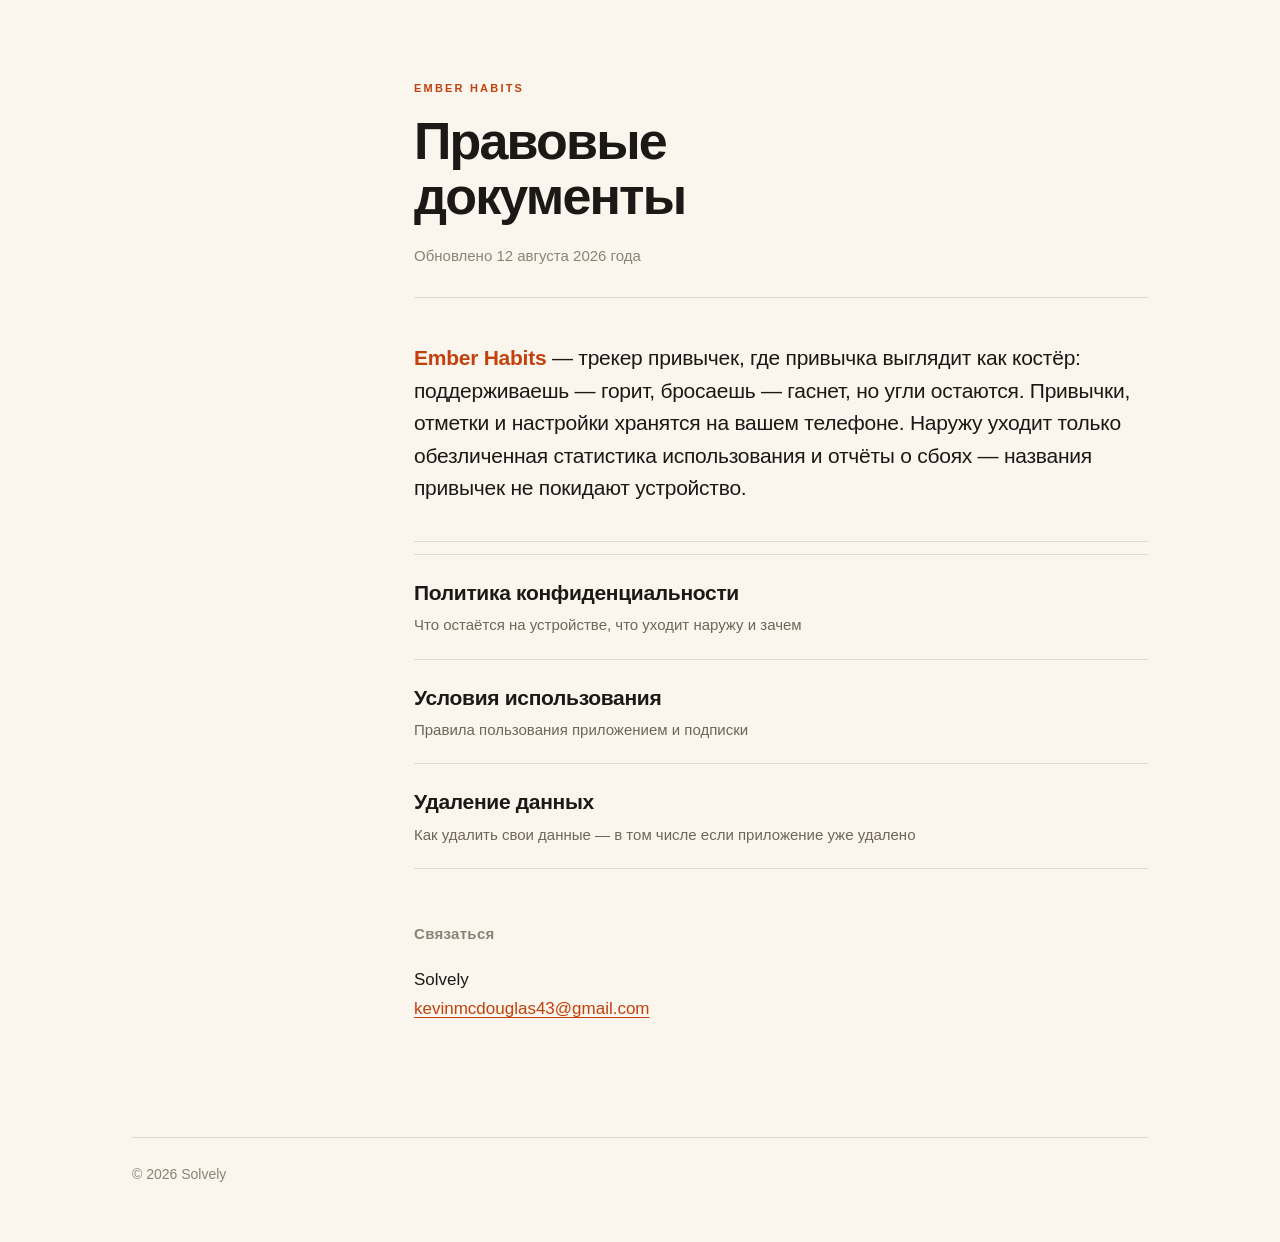
<file: index.html>
<!doctype html>
<html lang="ru">
<head>
<meta charset="utf-8">
<meta name="viewport" content="width=device-width, initial-scale=1">
<title>Правовые документы — Ember Habits</title>
<meta name="description" content="Политика конфиденциальности, условия использования и удаление данных приложения Ember Habits.">
<link rel="stylesheet" href="style.css">
</head>
<body>
<div class="wrap">
  <nav class="toc"></nav>

  <main>
    <header>
      <p class="kicker">Ember Habits</p>
      <h1>Правовые документы</h1>
      <p class="meta">Обновлено 12 августа 2026 года</p>
    </header>

    <section class="lead">
      <p><strong>Ember Habits</strong> — трекер привычек, где привычка выглядит как костёр: поддерживаешь — горит, бросаешь — гаснет, но угли остаются. Привычки, отметки и настройки хранятся на вашем телефоне. Наружу уходит только обезличенная статистика использования и отчёты о сбоях — названия привычек не покидают устройство.</p>
    </section>

    <ul class="docs">
      <li>
        <a href="privacy.html">
          <div class="name">Политика конфиденциальности</div>
          <div class="about">Что остаётся на устройстве, что уходит наружу и зачем</div>
        </a>
      </li>
      <li>
        <a href="terms.html">
          <div class="name">Условия использования</div>
          <div class="about">Правила пользования приложением и подписки</div>
        </a>
      </li>
      <li>
        <a href="delete.html">
          <div class="name">Удаление данных</div>
          <div class="about">Как удалить свои данные — в том числе если приложение уже удалено</div>
        </a>
      </li>
    </ul>

    <h2>Связаться</h2>
    <p>Solvely<br>
    <a href="mailto:kevinmcdouglas43@gmail.com">kevinmcdouglas43@gmail.com</a></p>
  </main>
</div>

<footer>
  <div class="inner">
    <span>© 2026 Solvely</span>
  </div>
</footer>
</body>
</html>
</file>
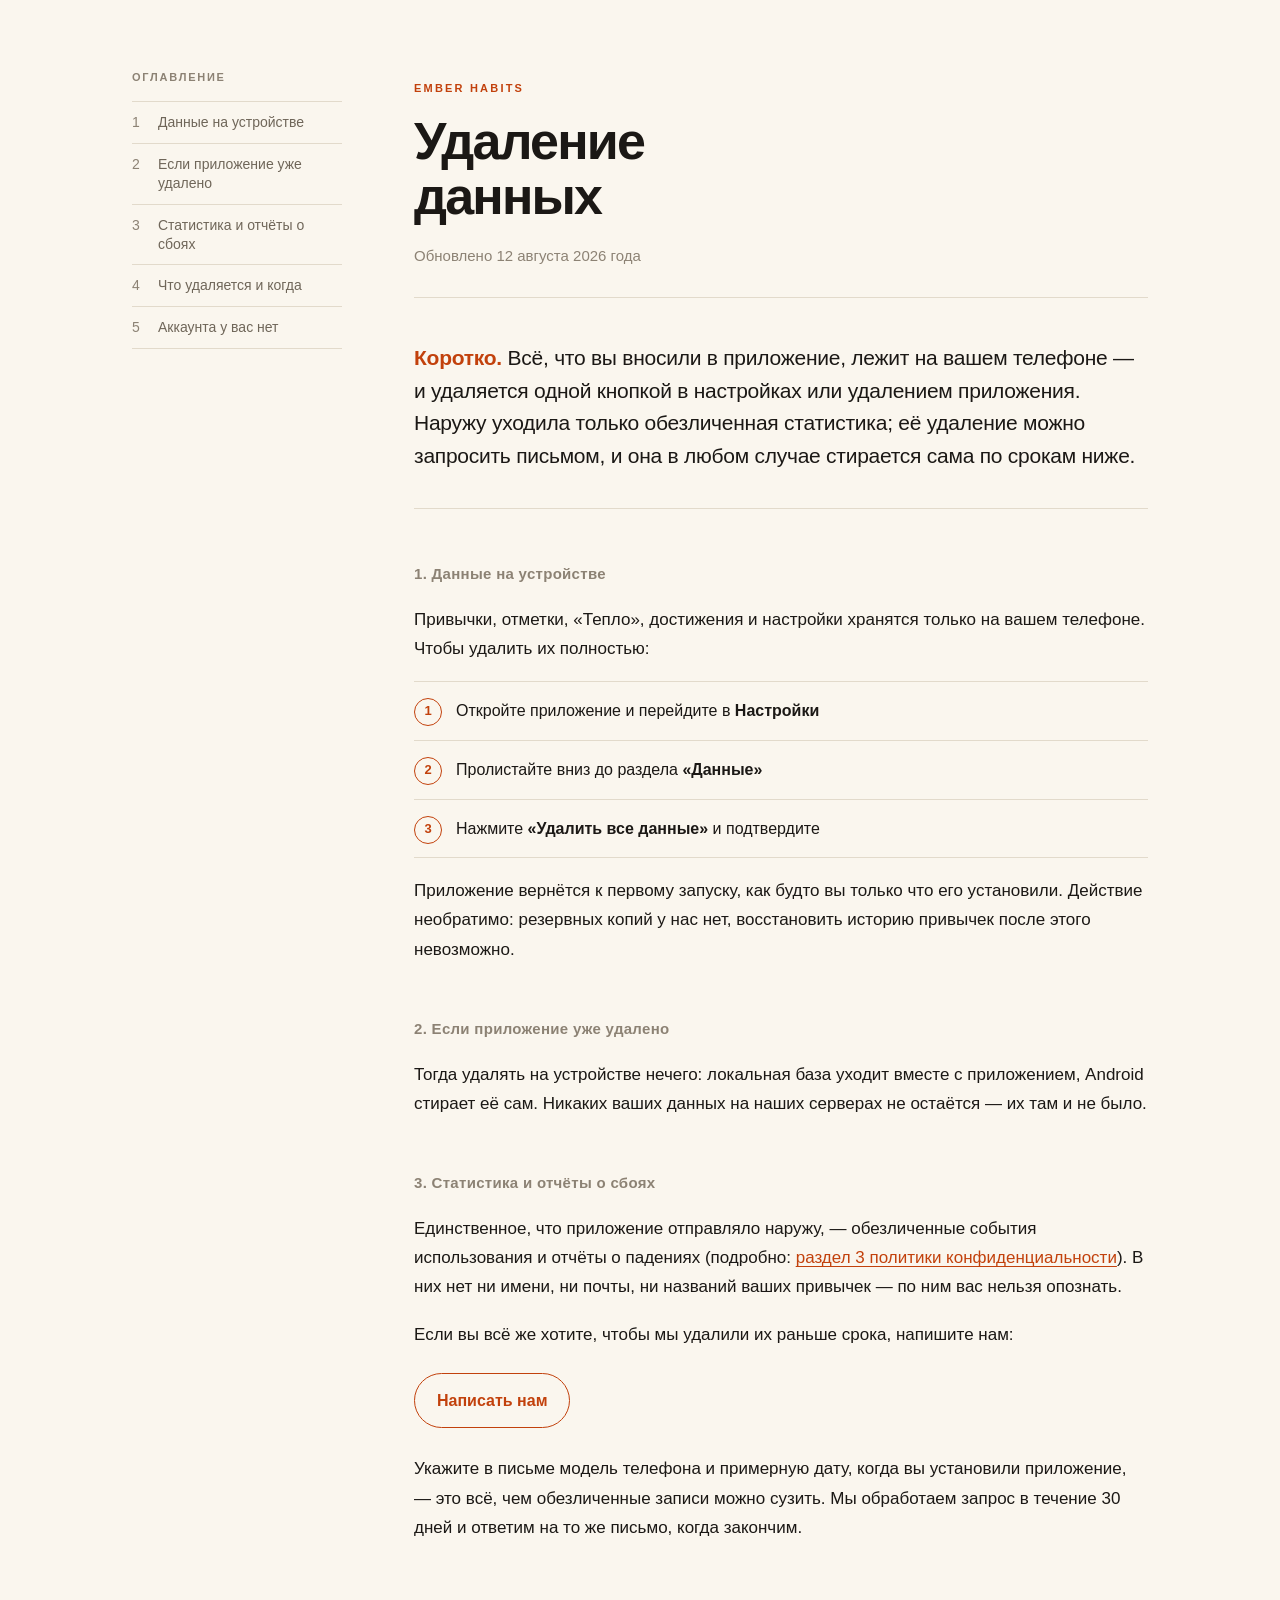
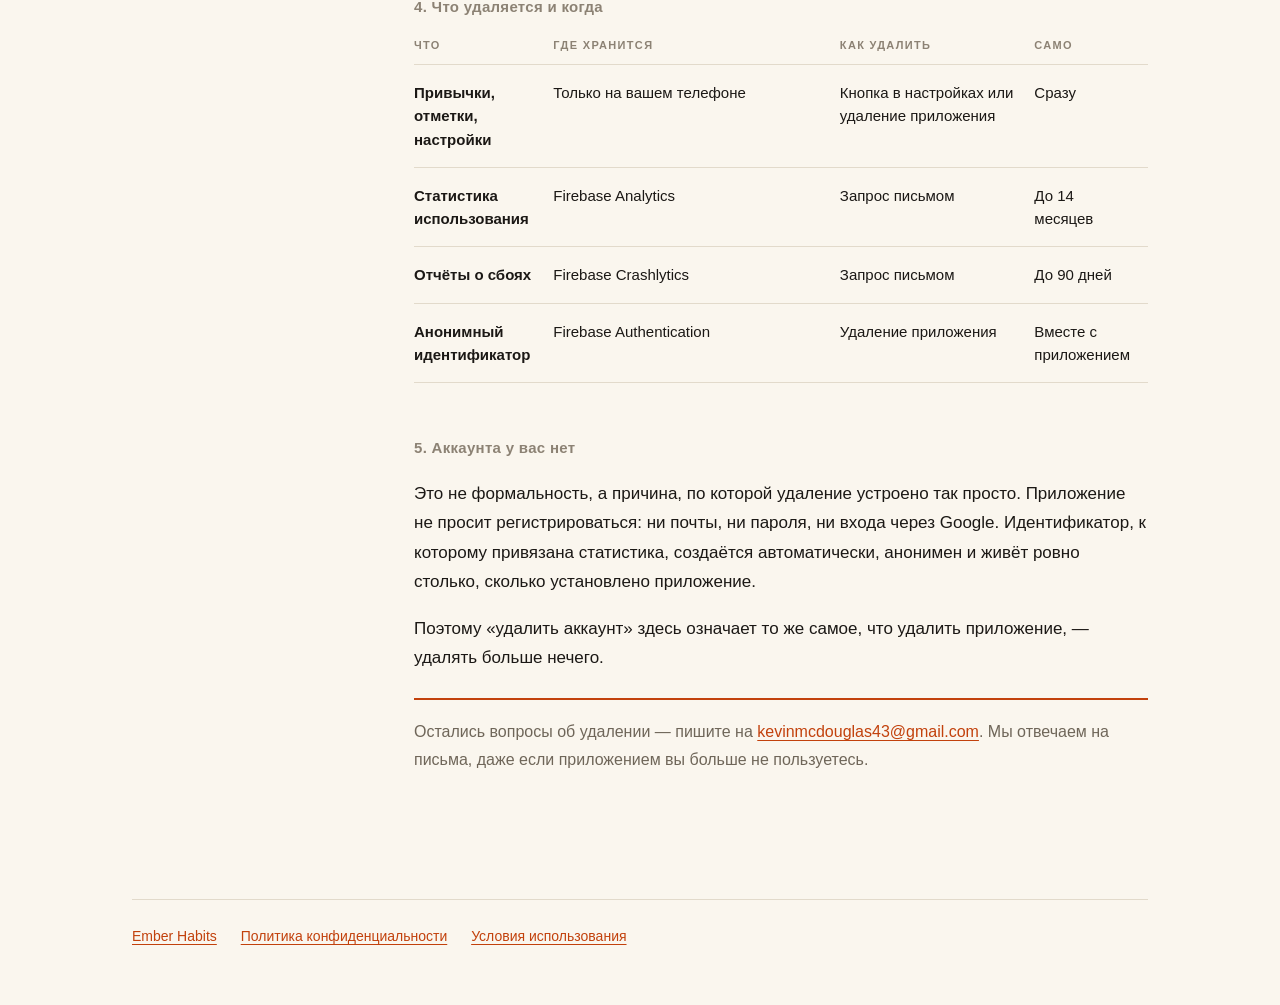
<file: delete.html>
<!doctype html>
<html lang="ru">
<head>
<meta charset="utf-8">
<meta name="viewport" content="width=device-width, initial-scale=1">
<title>Удаление данных — Ember Habits</title>
<meta name="description" content="Как удалить свои данные из приложения Ember Habits — с устройства и из сервисов статистики.">
<link rel="stylesheet" href="style.css">
</head>
<body>
<div class="wrap">
  <nav class="toc">
    <p class="navtitle">Оглавление</p>
    <ol>
      <li><a href="#s1">Данные на устройстве</a></li>
      <li><a href="#s2">Если приложение уже удалено</a></li>
      <li><a href="#s3">Статистика и отчёты о сбоях</a></li>
      <li><a href="#s4">Что удаляется и когда</a></li>
      <li><a href="#s5">Аккаунта у вас нет</a></li>
    </ol>
  </nav>

  <main>
    <header>
      <a class="kicker" href="index.html">Ember Habits</a>
      <h1>Удаление данных</h1>
      <p class="meta">Обновлено 12 августа 2026 года</p>
    </header>

    <section class="lead">
      <p><strong>Коротко.</strong> Всё, что вы вносили в приложение, лежит на вашем телефоне — и удаляется одной кнопкой в настройках или удалением приложения. Наружу уходила только обезличенная статистика; её удаление можно запросить письмом, и она в любом случае стирается сама по срокам ниже.</p>
    </section>

    <h2 id="s1">1. Данные на устройстве</h2>
    <p>Привычки, отметки, «Тепло», достижения и настройки хранятся только на вашем телефоне. Чтобы удалить их полностью:</p>
    <ol class="steps">
      <li>Откройте приложение и перейдите в <strong>Настройки</strong></li>
      <li>Пролистайте вниз до раздела <strong>«Данные»</strong></li>
      <li>Нажмите <strong>«Удалить все данные»</strong> и подтвердите</li>
    </ol>
    <p>Приложение вернётся к первому запуску, как будто вы только что его установили. Действие необратимо: резервных копий у нас нет, восстановить историю привычек после этого невозможно.</p>

    <h2 id="s2">2. Если приложение уже удалено</h2>
    <p>Тогда удалять на устройстве нечего: локальная база уходит вместе с приложением, Android стирает её сам. Никаких ваших данных на наших серверах не остаётся — их там и не было.</p>

    <h2 id="s3">3. Статистика и отчёты о сбоях</h2>
    <p>Единственное, что приложение отправляло наружу, — обезличенные события использования и отчёты о падениях (подробно: <a href="privacy.html#s3">раздел 3 политики конфиденциальности</a>). В них нет ни имени, ни почты, ни названий ваших привычек — по ним вас нельзя опознать.</p>
    <p>Если вы всё же хотите, чтобы мы удалили их раньше срока, напишите нам:</p>
    <p><a class="mail" href="mailto:kevinmcdouglas43@gmail.com?subject=%D0%A3%D0%B4%D0%B0%D0%BB%D0%B5%D0%BD%D0%B8%D0%B5%20%D0%B4%D0%B0%D0%BD%D0%BD%D1%8B%D1%85%20Ember%20Habits">Написать нам</a></p>
    <p>Укажите в письме модель телефона и примерную дату, когда вы установили приложение, — это всё, чем обезличенные записи можно сузить. Мы обработаем запрос в течение 30 дней и ответим на то же письмо, когда закончим.</p>

    <h2 id="s4">4. Что удаляется и когда</h2>
    <table>
      <thead>
        <tr><th>Что</th><th>Где хранится</th><th>Как удалить</th><th>Само</th></tr>
      </thead>
      <tbody>
        <tr>
          <td>Привычки, отметки, настройки</td>
          <td data-label="Где хранится">Только на вашем телефоне</td>
          <td data-label="Как удалить">Кнопка в настройках или удаление приложения</td>
          <td data-label="Само">Сразу</td>
        </tr>
        <tr>
          <td>Статистика использования</td>
          <td data-label="Где хранится">Firebase Analytics</td>
          <td data-label="Как удалить">Запрос письмом</td>
          <td data-label="Само">До 14 месяцев</td>
        </tr>
        <tr>
          <td>Отчёты о сбоях</td>
          <td data-label="Где хранится">Firebase Crashlytics</td>
          <td data-label="Как удалить">Запрос письмом</td>
          <td data-label="Само">До 90 дней</td>
        </tr>
        <tr>
          <td>Анонимный идентификатор</td>
          <td data-label="Где хранится">Firebase Authentication</td>
          <td data-label="Как удалить">Удаление приложения</td>
          <td data-label="Само">Вместе с приложением</td>
        </tr>
      </tbody>
    </table>

    <h2 id="s5">5. Аккаунта у вас нет</h2>
    <p>Это не формальность, а причина, по которой удаление устроено так просто. Приложение не просит регистрироваться: ни почты, ни пароля, ни входа через Google. Идентификатор, к которому привязана статистика, создаётся автоматически, анонимен и живёт ровно столько, сколько установлено приложение.</p>
    <p>Поэтому «удалить аккаунт» здесь означает то же самое, что удалить приложение, — удалять больше нечего.</p>

    <div class="note">
      <p>Остались вопросы об удалении — пишите на <a href="mailto:kevinmcdouglas43@gmail.com">kevinmcdouglas43@gmail.com</a>. Мы отвечаем на письма, даже если приложением вы больше не пользуетесь.</p>
    </div>
  </main>
</div>

<footer>
  <div class="inner">
    <a href="index.html">Ember Habits</a>
    <a href="privacy.html">Политика конфиденциальности</a>
    <a href="terms.html">Условия использования</a>
  </div>
</footer>
</body>
</html>
</file>
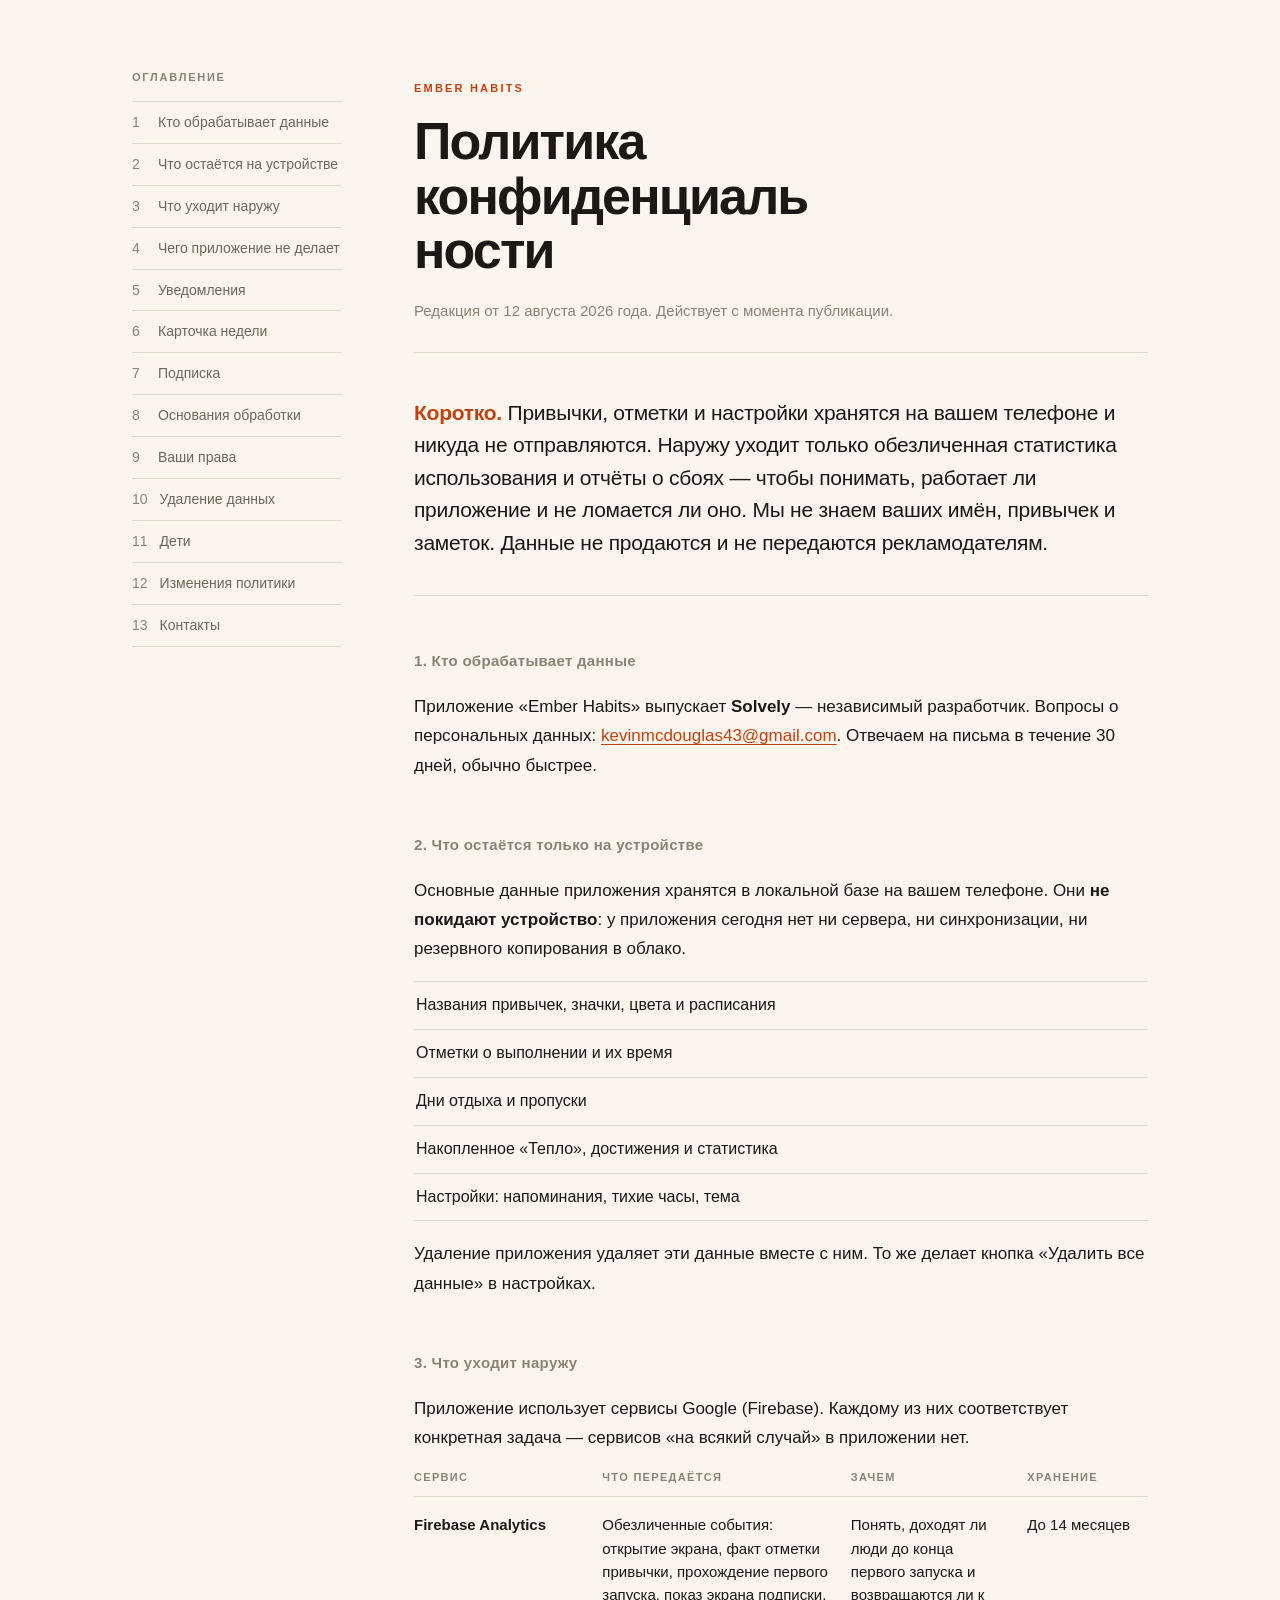
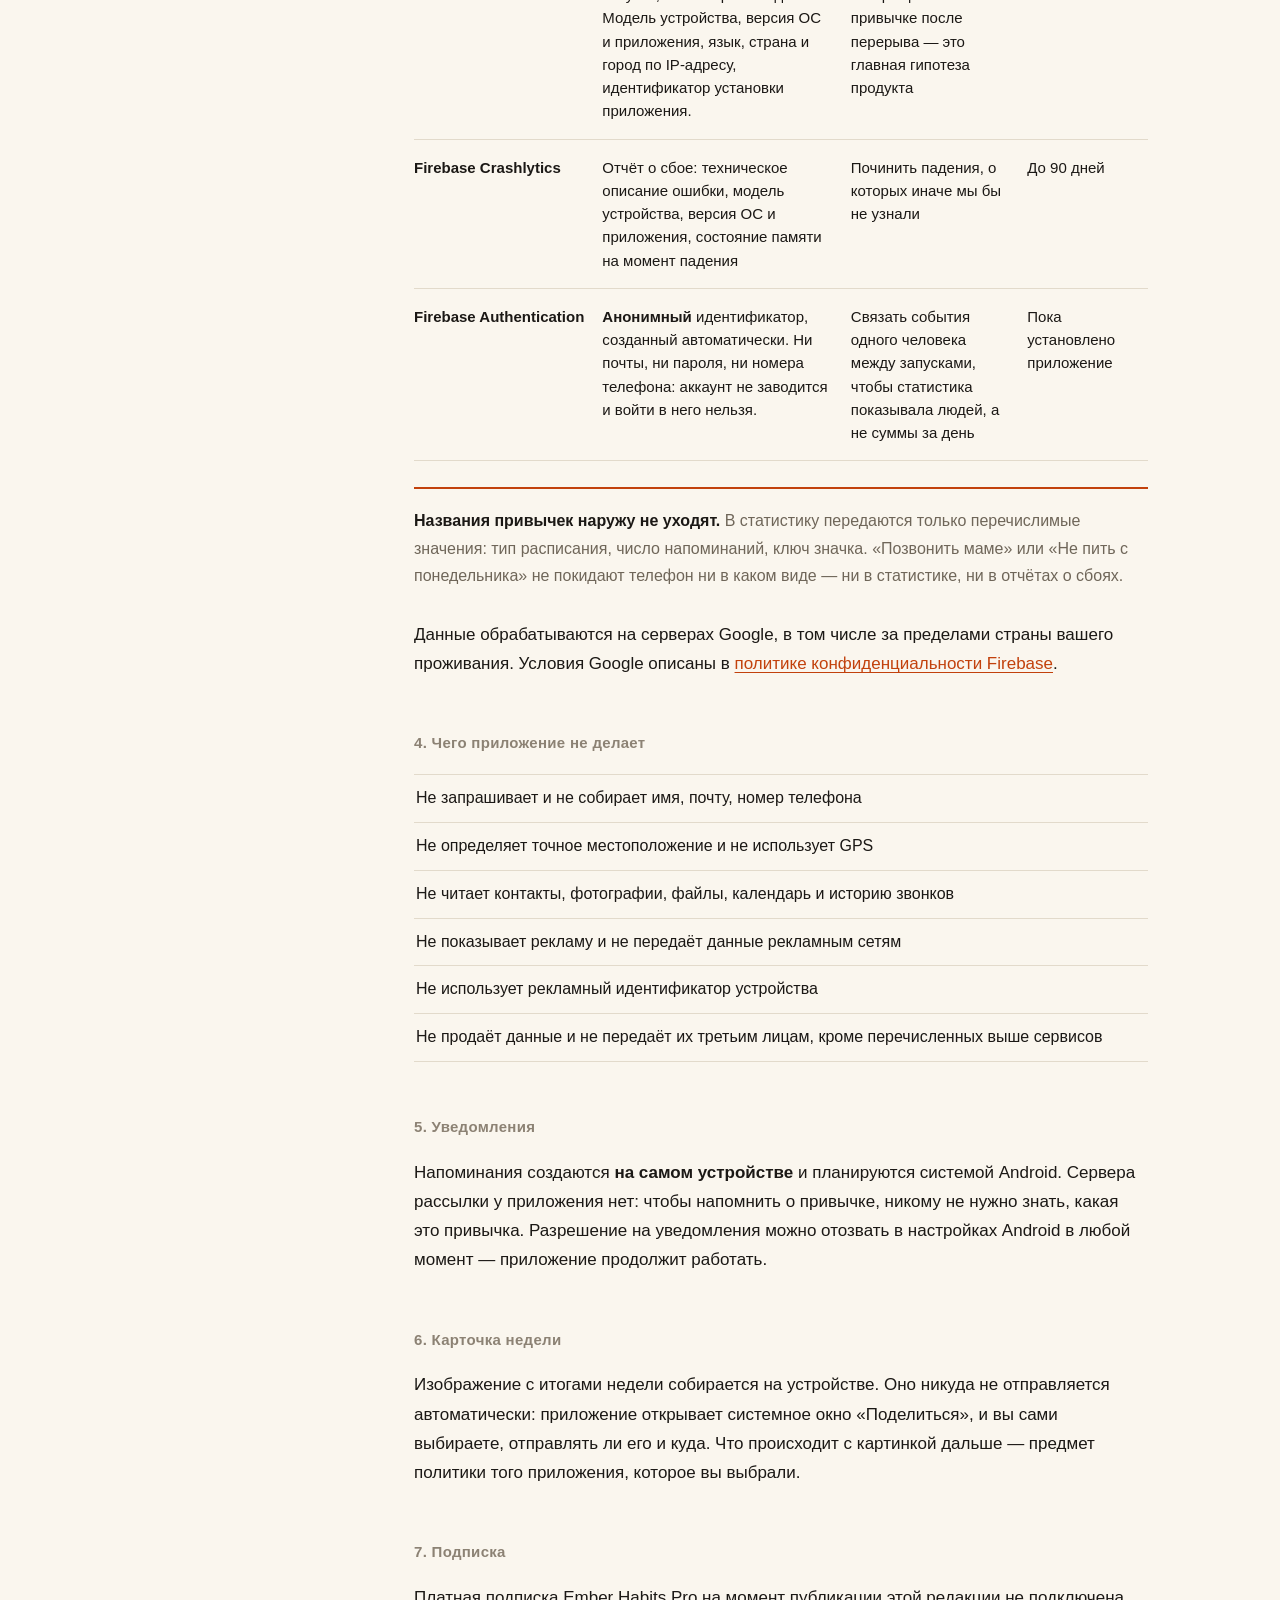
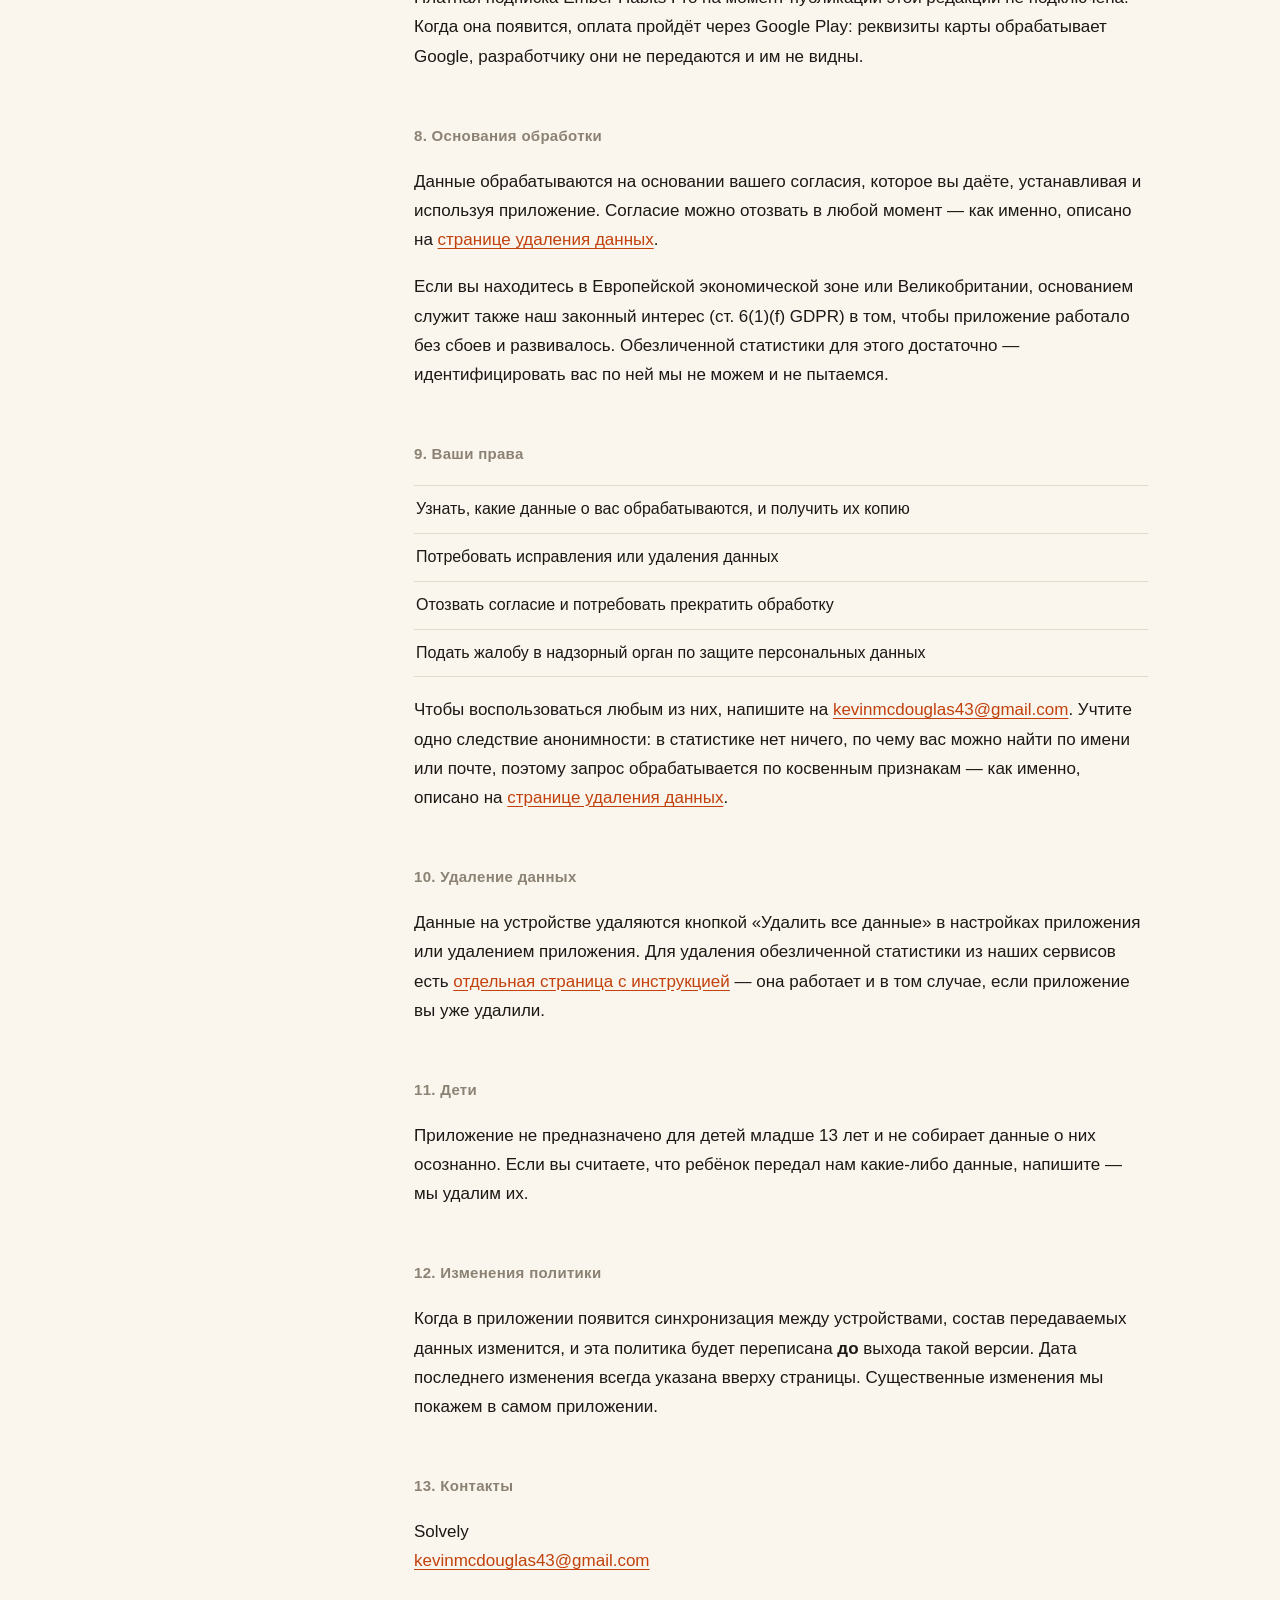
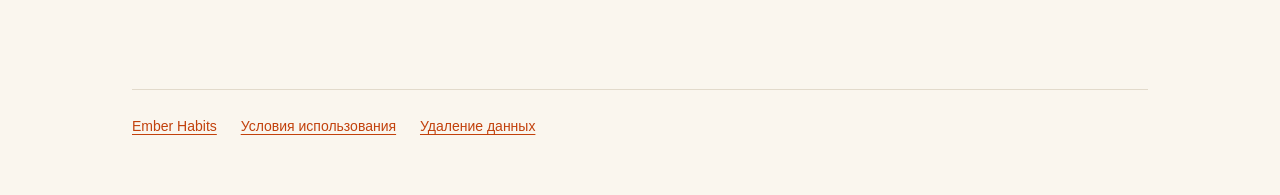
<file: privacy.html>
<!doctype html>
<html lang="ru">
<head>
<meta charset="utf-8">
<meta name="viewport" content="width=device-width, initial-scale=1">
<title>Политика конфиденциальности — Ember Habits</title>
<meta name="description" content="Какие данные собирает приложение Ember Habits, зачем и как их удалить.">
<link rel="stylesheet" href="style.css">
</head>
<body>
<div class="wrap">
  <nav class="toc">
    <p class="navtitle">Оглавление</p>
    <ol>
      <li><a href="#s1">Кто обрабатывает данные</a></li>
      <li><a href="#s2">Что остаётся на устройстве</a></li>
      <li><a href="#s3">Что уходит наружу</a></li>
      <li><a href="#s4">Чего приложение не делает</a></li>
      <li><a href="#s5">Уведомления</a></li>
      <li><a href="#s6">Карточка недели</a></li>
      <li><a href="#s7">Подписка</a></li>
      <li><a href="#s8">Основания обработки</a></li>
      <li><a href="#s9">Ваши права</a></li>
      <li><a href="#s10">Удаление данных</a></li>
      <li><a href="#s11">Дети</a></li>
      <li><a href="#s12">Изменения политики</a></li>
      <li><a href="#s13">Контакты</a></li>
    </ol>
  </nav>

  <main>
    <header>
      <a class="kicker" href="index.html">Ember Habits</a>
      <h1>Политика конфиденциальности</h1>
      <p class="meta">Редакция от 12 августа 2026 года. Действует с момента публикации.</p>
    </header>

    <section class="lead">
      <p><strong>Коротко.</strong> Привычки, отметки и настройки хранятся на вашем телефоне и никуда не отправляются. Наружу уходит только обезличенная статистика использования и отчёты о сбоях — чтобы понимать, работает ли приложение и не ломается ли оно. Мы не знаем ваших имён, привычек и заметок. Данные не продаются и не передаются рекламодателям.</p>
    </section>

    <h2 id="s1">1. Кто обрабатывает данные</h2>
    <p>Приложение «Ember Habits» выпускает <strong>Solvely</strong> — независимый разработчик. Вопросы о персональных данных: <a href="mailto:kevinmcdouglas43@gmail.com">kevinmcdouglas43@gmail.com</a>. Отвечаем на письма в течение 30 дней, обычно быстрее.</p>

    <h2 id="s2">2. Что остаётся только на устройстве</h2>
    <p>Основные данные приложения хранятся в локальной базе на вашем телефоне. Они <strong>не покидают устройство</strong>: у приложения сегодня нет ни сервера, ни синхронизации, ни резервного копирования в облако.</p>
    <ul>
      <li>Названия привычек, значки, цвета и расписания</li>
      <li>Отметки о выполнении и их время</li>
      <li>Дни отдыха и пропуски</li>
      <li>Накопленное «Тепло», достижения и статистика</li>
      <li>Настройки: напоминания, тихие часы, тема</li>
    </ul>
    <p>Удаление приложения удаляет эти данные вместе с ним. То же делает кнопка «Удалить все данные» в настройках.</p>

    <h2 id="s3">3. Что уходит наружу</h2>
    <p>Приложение использует сервисы Google (Firebase). Каждому из них соответствует конкретная задача — сервисов «на всякий случай» в приложении нет.</p>

    <table>
      <thead>
        <tr><th>Сервис</th><th>Что передаётся</th><th>Зачем</th><th>Хранение</th></tr>
      </thead>
      <tbody>
        <tr>
          <td>Firebase&nbsp;Analytics</td>
          <td data-label="Что передаётся">Обезличенные события: открытие экрана, факт отметки привычки, прохождение первого запуска, показ экрана подписки. Модель устройства, версия ОС и приложения, язык, страна и город по IP-адресу, идентификатор установки приложения.</td>
          <td data-label="Зачем">Понять, доходят ли люди до конца первого запуска и возвращаются ли к привычке после перерыва — это главная гипотеза продукта</td>
          <td data-label="Хранение">До&nbsp;14&nbsp;месяцев</td>
        </tr>
        <tr>
          <td>Firebase&nbsp;Crashlytics</td>
          <td data-label="Что передаётся">Отчёт о сбое: техническое описание ошибки, модель устройства, версия ОС и приложения, состояние памяти на момент падения</td>
          <td data-label="Зачем">Починить падения, о которых иначе мы бы не узнали</td>
          <td data-label="Хранение">До&nbsp;90&nbsp;дней</td>
        </tr>
        <tr>
          <td>Firebase&nbsp;Authentication</td>
          <td data-label="Что передаётся"><strong>Анонимный</strong> идентификатор, созданный автоматически. Ни почты, ни пароля, ни номера телефона: аккаунт не заводится и войти в него нельзя.</td>
          <td data-label="Зачем">Связать события одного человека между запусками, чтобы статистика показывала людей, а не суммы за день</td>
          <td data-label="Хранение">Пока установлено приложение</td>
        </tr>
      </tbody>
    </table>

    <div class="note">
      <p><strong>Названия привычек наружу не уходят.</strong> В статистику передаются только перечислимые значения: тип расписания, число напоминаний, ключ значка. «Позвонить маме» или «Не пить с понедельника» не покидают телефон ни в каком виде — ни в статистике, ни в отчётах о сбоях.</p>
    </div>

    <p>Данные обрабатываются на серверах Google, в том числе за пределами страны вашего проживания. Условия Google описаны в <a href="https://firebase.google.com/support/privacy" rel="noopener">политике конфиденциальности Firebase</a>.</p>

    <h2 id="s4">4. Чего приложение не делает</h2>
    <ul>
      <li>Не запрашивает и не собирает имя, почту, номер телефона</li>
      <li>Не определяет точное местоположение и не использует GPS</li>
      <li>Не читает контакты, фотографии, файлы, календарь и историю звонков</li>
      <li>Не показывает рекламу и не передаёт данные рекламным сетям</li>
      <li>Не использует рекламный идентификатор устройства</li>
      <li>Не продаёт данные и не передаёт их третьим лицам, кроме перечисленных выше сервисов</li>
    </ul>

    <h2 id="s5">5. Уведомления</h2>
    <p>Напоминания создаются <strong>на самом устройстве</strong> и планируются системой Android. Сервера рассылки у приложения нет: чтобы напомнить о привычке, никому не нужно знать, какая это привычка. Разрешение на уведомления можно отозвать в настройках Android в любой момент — приложение продолжит работать.</p>

    <h2 id="s6">6. Карточка недели</h2>
    <p>Изображение с итогами недели собирается на устройстве. Оно никуда не отправляется автоматически: приложение открывает системное окно «Поделиться», и вы сами выбираете, отправлять ли его и куда. Что происходит с картинкой дальше — предмет политики того приложения, которое вы выбрали.</p>

    <h2 id="s7">7. Подписка</h2>
    <p>Платная подписка Ember Habits Pro на момент публикации этой редакции не подключена. Когда она появится, оплата пройдёт через Google Play: реквизиты карты обрабатывает Google, разработчику они не передаются и им не видны.</p>

    <h2 id="s8">8. Основания обработки</h2>
    <p>Данные обрабатываются на основании вашего согласия, которое вы даёте, устанавливая и используя приложение. Согласие можно отозвать в любой момент — как именно, описано на <a href="delete.html">странице удаления данных</a>.</p>
    <p>Если вы находитесь в Европейской экономической зоне или Великобритании, основанием служит также наш законный интерес (ст. 6(1)(f) GDPR) в том, чтобы приложение работало без сбоев и развивалось. Обезличенной статистики для этого достаточно — идентифицировать вас по ней мы не можем и не пытаемся.</p>

    <h2 id="s9">9. Ваши права</h2>
    <ul>
      <li>Узнать, какие данные о вас обрабатываются, и получить их копию</li>
      <li>Потребовать исправления или удаления данных</li>
      <li>Отозвать согласие и потребовать прекратить обработку</li>
      <li>Подать жалобу в надзорный орган по защите персональных данных</li>
    </ul>
    <p>Чтобы воспользоваться любым из них, напишите на <a href="mailto:kevinmcdouglas43@gmail.com">kevinmcdouglas43@gmail.com</a>. Учтите одно следствие анонимности: в статистике нет ничего, по чему вас можно найти по имени или почте, поэтому запрос обрабатывается по косвенным признакам — как именно, описано на <a href="delete.html">странице удаления данных</a>.</p>

    <h2 id="s10">10. Удаление данных</h2>
    <p>Данные на устройстве удаляются кнопкой «Удалить все данные» в настройках приложения или удалением приложения. Для удаления обезличенной статистики из наших сервисов есть <a href="delete.html">отдельная страница с инструкцией</a> — она работает и в том случае, если приложение вы уже удалили.</p>

    <h2 id="s11">11. Дети</h2>
    <p>Приложение не предназначено для детей младше 13 лет и не собирает данные о них осознанно. Если вы считаете, что ребёнок передал нам какие-либо данные, напишите — мы удалим их.</p>

    <h2 id="s12">12. Изменения политики</h2>
    <p>Когда в приложении появится синхронизация между устройствами, состав передаваемых данных изменится, и эта политика будет переписана <strong>до</strong> выхода такой версии. Дата последнего изменения всегда указана вверху страницы. Существенные изменения мы покажем в самом приложении.</p>

    <h2 id="s13">13. Контакты</h2>
    <p>Solvely<br>
    <a href="mailto:kevinmcdouglas43@gmail.com">kevinmcdouglas43@gmail.com</a></p>
  </main>
</div>

<footer>
  <div class="inner">
    <a href="index.html">Ember Habits</a>
    <a href="terms.html">Условия использования</a>
    <a href="delete.html">Удаление данных</a>
  </div>
</footer>
</body>
</html>
</file>
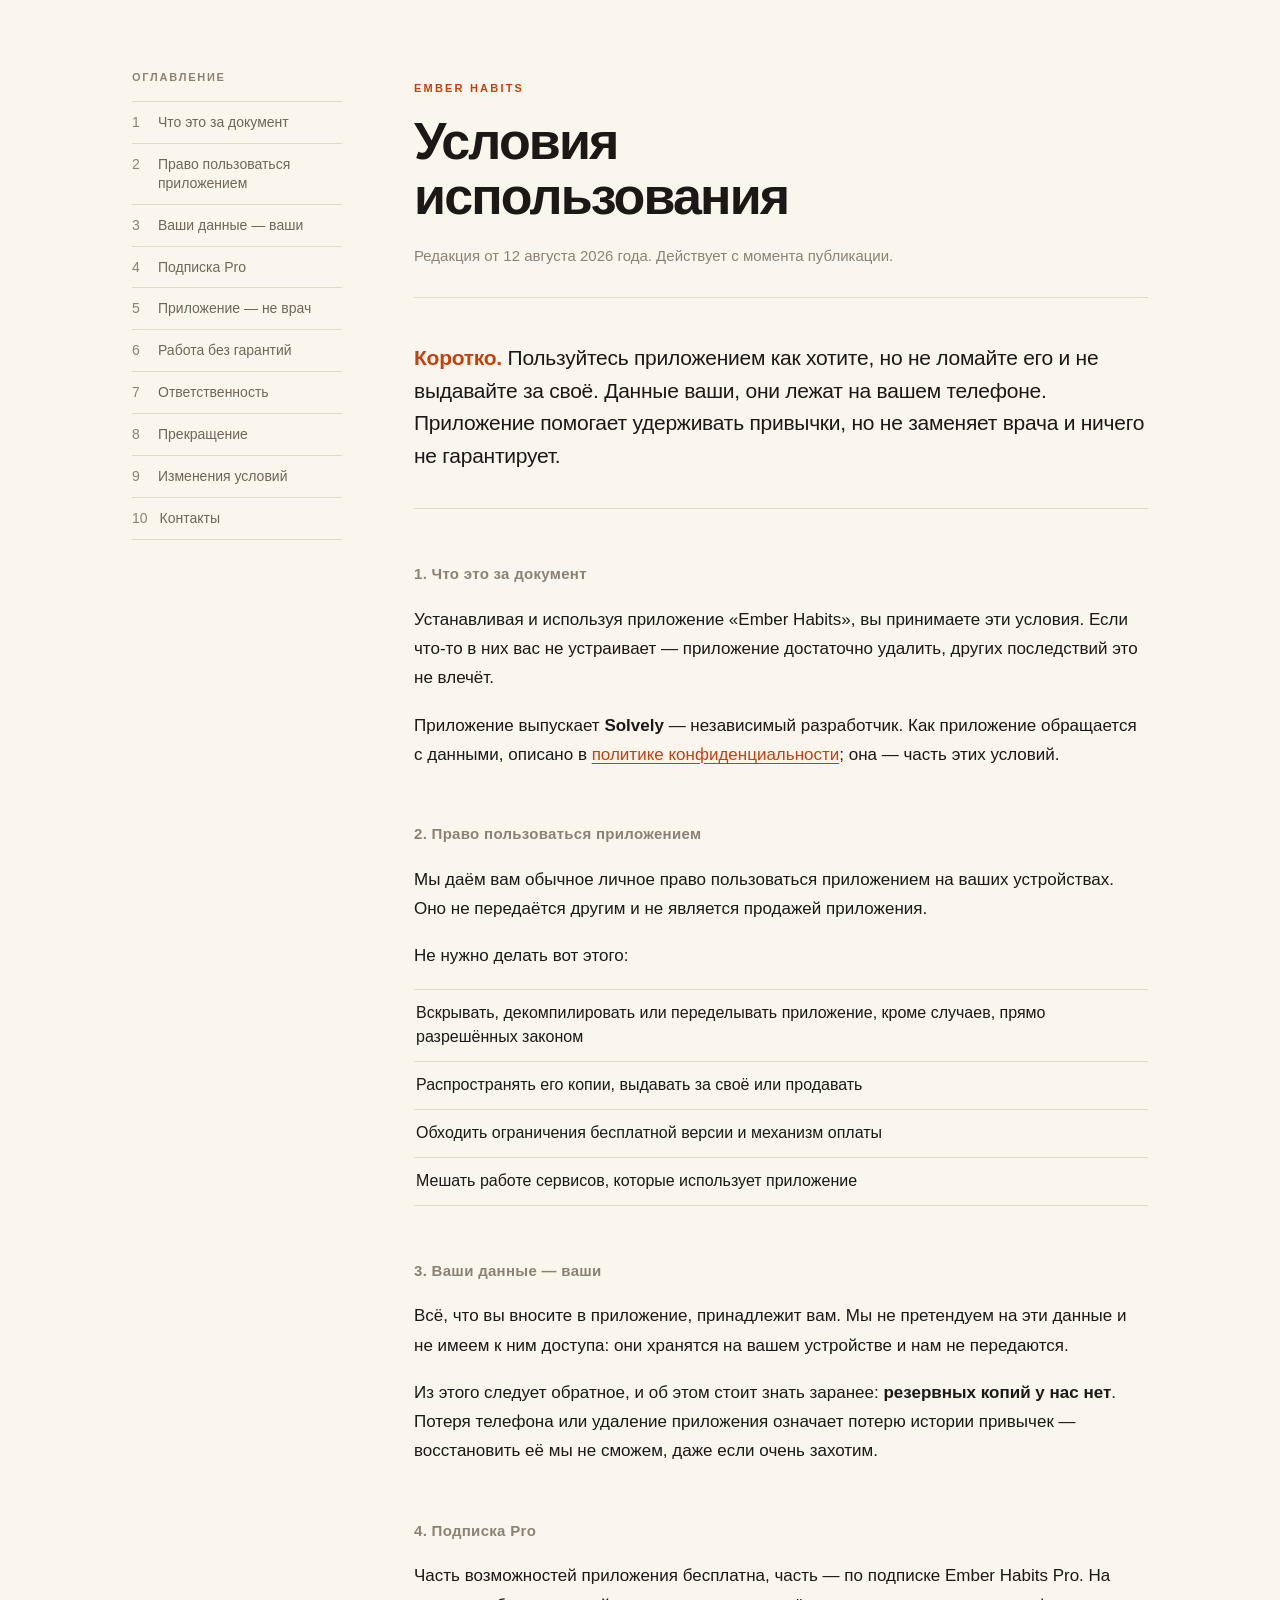
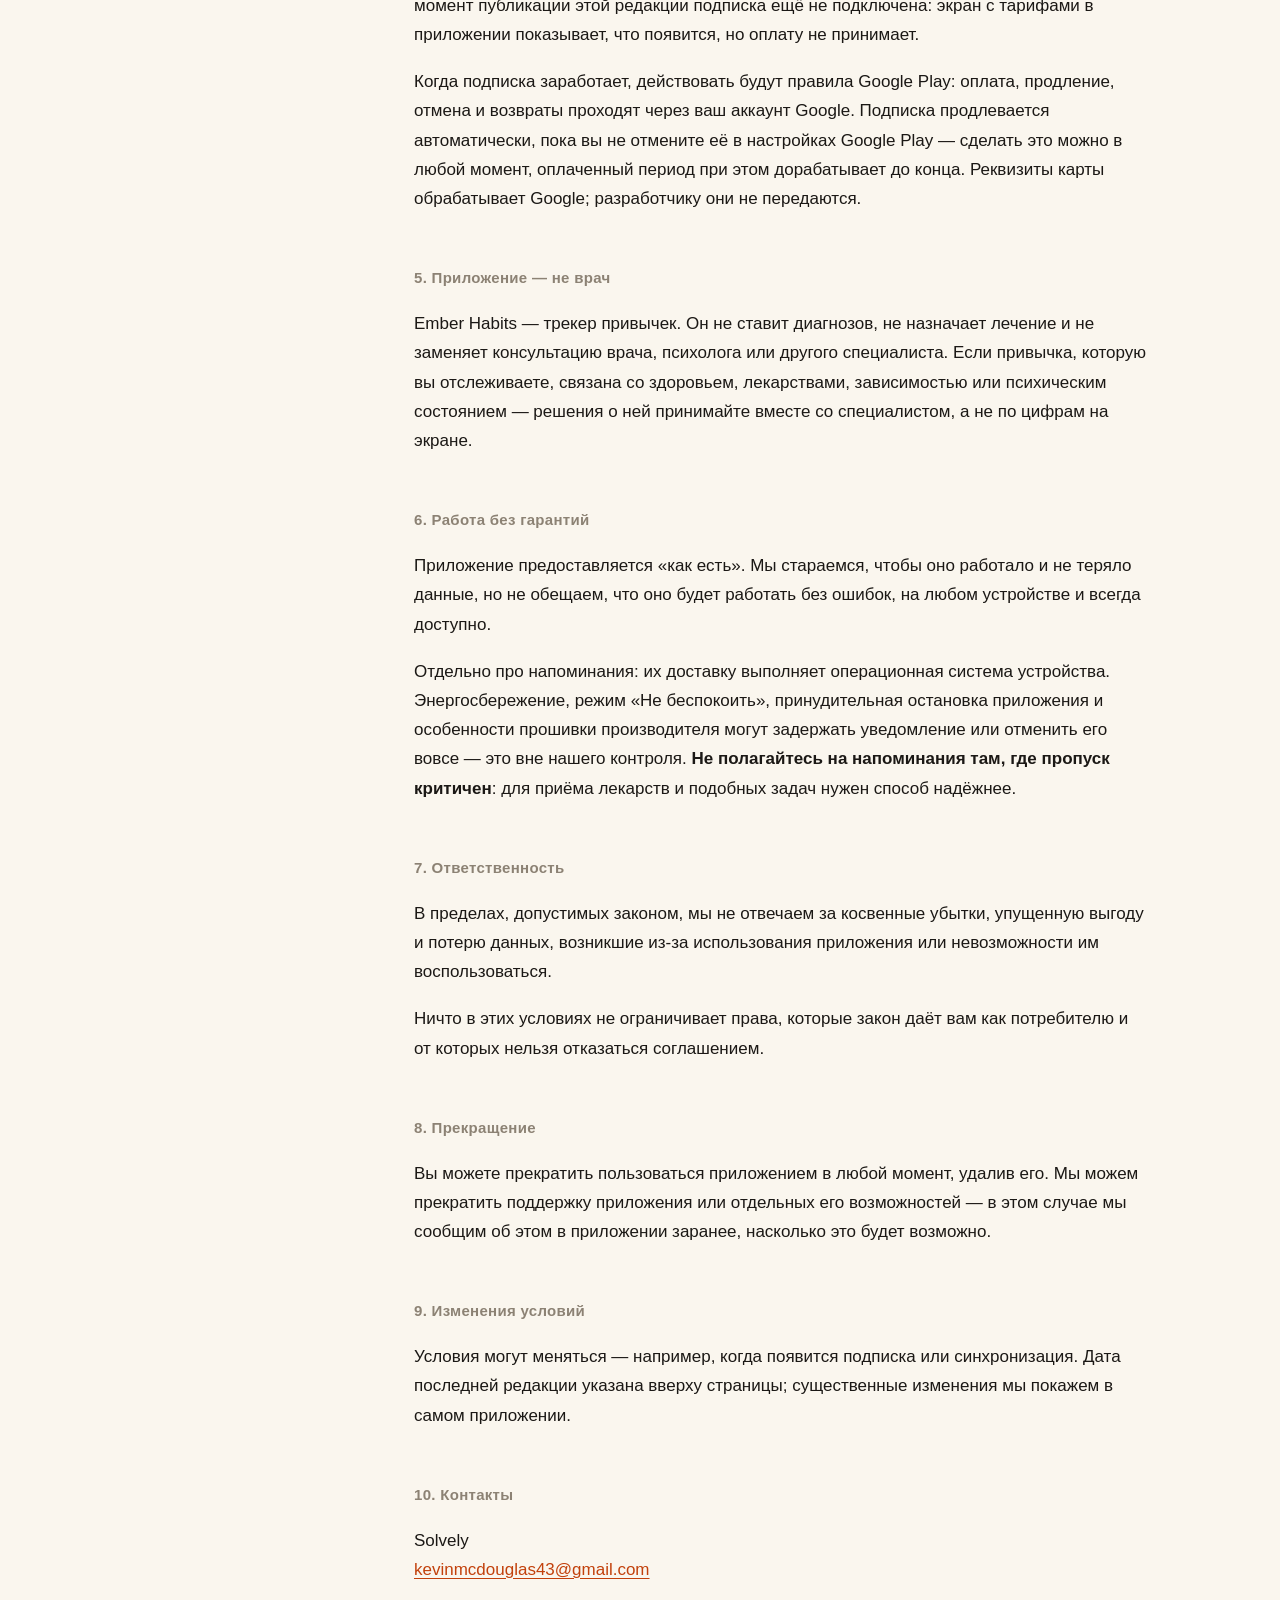
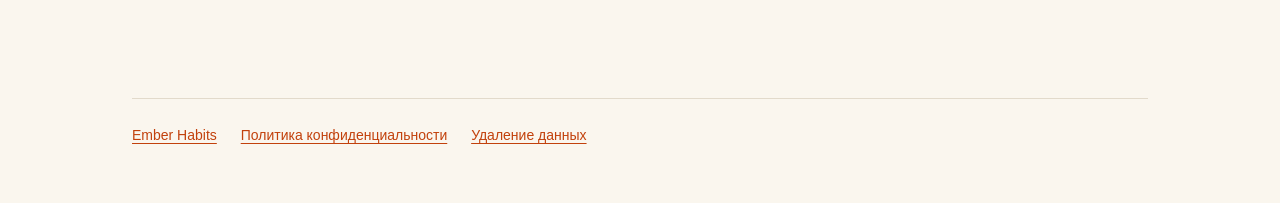
<file: terms.html>
<!doctype html>
<html lang="ru">
<head>
<meta charset="utf-8">
<meta name="viewport" content="width=device-width, initial-scale=1">
<title>Условия использования — Ember Habits</title>
<meta name="description" content="Условия использования приложения Ember Habits.">
<link rel="stylesheet" href="style.css">
</head>
<body>
<div class="wrap">
  <nav class="toc">
    <p class="navtitle">Оглавление</p>
    <ol>
      <li><a href="#s1">Что это за документ</a></li>
      <li><a href="#s2">Право пользоваться приложением</a></li>
      <li><a href="#s3">Ваши данные — ваши</a></li>
      <li><a href="#s4">Подписка Pro</a></li>
      <li><a href="#s5">Приложение — не врач</a></li>
      <li><a href="#s6">Работа без гарантий</a></li>
      <li><a href="#s7">Ответственность</a></li>
      <li><a href="#s8">Прекращение</a></li>
      <li><a href="#s9">Изменения условий</a></li>
      <li><a href="#s10">Контакты</a></li>
    </ol>
  </nav>

  <main>
    <header>
      <a class="kicker" href="index.html">Ember Habits</a>
      <h1>Условия использования</h1>
      <p class="meta">Редакция от 12 августа 2026 года. Действует с момента публикации.</p>
    </header>

    <section class="lead">
      <p><strong>Коротко.</strong> Пользуйтесь приложением как хотите, но не ломайте его и не выдавайте за своё. Данные ваши, они лежат на вашем телефоне. Приложение помогает удерживать привычки, но не заменяет врача и ничего не гарантирует.</p>
    </section>

    <h2 id="s1">1. Что это за документ</h2>
    <p>Устанавливая и используя приложение «Ember Habits», вы принимаете эти условия. Если что-то в них вас не устраивает — приложение достаточно удалить, других последствий это не влечёт.</p>
    <p>Приложение выпускает <strong>Solvely</strong> — независимый разработчик. Как приложение обращается с данными, описано в <a href="privacy.html">политике конфиденциальности</a>; она — часть этих условий.</p>

    <h2 id="s2">2. Право пользоваться приложением</h2>
    <p>Мы даём вам обычное личное право пользоваться приложением на ваших устройствах. Оно не передаётся другим и не является продажей приложения.</p>
    <p>Не нужно делать вот этого:</p>
    <ul>
      <li>Вскрывать, декомпилировать или переделывать приложение, кроме случаев, прямо разрешённых законом</li>
      <li>Распространять его копии, выдавать за своё или продавать</li>
      <li>Обходить ограничения бесплатной версии и механизм оплаты</li>
      <li>Мешать работе сервисов, которые использует приложение</li>
    </ul>

    <h2 id="s3">3. Ваши данные — ваши</h2>
    <p>Всё, что вы вносите в приложение, принадлежит вам. Мы не претендуем на эти данные и не имеем к ним доступа: они хранятся на вашем устройстве и нам не передаются.</p>
    <p>Из этого следует обратное, и об этом стоит знать заранее: <strong>резервных копий у нас нет</strong>. Потеря телефона или удаление приложения означает потерю истории привычек — восстановить её мы не сможем, даже если очень захотим.</p>

    <h2 id="s4">4. Подписка Pro</h2>
    <p>Часть возможностей приложения бесплатна, часть — по подписке Ember Habits Pro. На момент публикации этой редакции подписка ещё не подключена: экран с тарифами в приложении показывает, что появится, но оплату не принимает.</p>
    <p>Когда подписка заработает, действовать будут правила Google Play: оплата, продление, отмена и возвраты проходят через ваш аккаунт Google. Подписка продлевается автоматически, пока вы не отмените её в настройках Google Play — сделать это можно в любой момент, оплаченный период при этом дорабатывает до конца. Реквизиты карты обрабатывает Google; разработчику они не передаются.</p>

    <h2 id="s5">5. Приложение — не врач</h2>
    <p>Ember Habits — трекер привычек. Он не ставит диагнозов, не назначает лечение и не заменяет консультацию врача, психолога или другого специалиста. Если привычка, которую вы отслеживаете, связана со здоровьем, лекарствами, зависимостью или психическим состоянием — решения о ней принимайте вместе со специалистом, а не по цифрам на экране.</p>

    <h2 id="s6">6. Работа без гарантий</h2>
    <p>Приложение предоставляется «как есть». Мы стараемся, чтобы оно работало и не теряло данные, но не обещаем, что оно будет работать без ошибок, на любом устройстве и всегда доступно.</p>
    <p>Отдельно про напоминания: их доставку выполняет операционная система устройства. Энергосбережение, режим «Не беспокоить», принудительная остановка приложения и особенности прошивки производителя могут задержать уведомление или отменить его вовсе — это вне нашего контроля. <strong>Не полагайтесь на напоминания там, где пропуск критичен</strong>: для приёма лекарств и подобных задач нужен способ надёжнее.</p>

    <h2 id="s7">7. Ответственность</h2>
    <p>В пределах, допустимых законом, мы не отвечаем за косвенные убытки, упущенную выгоду и потерю данных, возникшие из-за использования приложения или невозможности им воспользоваться.</p>
    <p>Ничто в этих условиях не ограничивает права, которые закон даёт вам как потребителю и от которых нельзя отказаться соглашением.</p>

    <h2 id="s8">8. Прекращение</h2>
    <p>Вы можете прекратить пользоваться приложением в любой момент, удалив его. Мы можем прекратить поддержку приложения или отдельных его возможностей — в этом случае мы сообщим об этом в приложении заранее, насколько это будет возможно.</p>

    <h2 id="s9">9. Изменения условий</h2>
    <p>Условия могут меняться — например, когда появится подписка или синхронизация. Дата последней редакции указана вверху страницы; существенные изменения мы покажем в самом приложении.</p>

    <h2 id="s10">10. Контакты</h2>
    <p>Solvely<br>
    <a href="mailto:kevinmcdouglas43@gmail.com">kevinmcdouglas43@gmail.com</a></p>
  </main>
</div>

<footer>
  <div class="inner">
    <a href="index.html">Ember Habits</a>
    <a href="privacy.html">Политика конфиденциальности</a>
    <a href="delete.html">Удаление данных</a>
  </div>
</footer>
</body>
</html>
</file>
<file: style.css>
:root {
  --bg: #faf6ee;
  --text: #1b1815;
  --muted: #6f6659;
  --hair: #e2dacb;
  --accent: #c2410c;
  --faint: #8c8274;
}

@media (prefers-color-scheme: dark) {
  :root {
    --bg: #131110;
    --text: #f3eee6;
    --muted: #9a9186;
    --hair: #2a2520;
    --accent: #fb923c;
    --faint: #7d7468;
  }
}

* { box-sizing: border-box; }

body {
  margin: 0;
  background: var(--bg);
  color: var(--text);
  font: 17px/1.72 -apple-system, BlinkMacSystemFont, "Segoe UI", Roboto, sans-serif;
  -webkit-text-size-adjust: 100%;
}

.wrap {
  max-width: 1080px;
  margin: 0 auto;
  padding: 72px 32px 96px;
  display: grid;
  grid-template-columns: 210px 1fr;
  gap: 72px;
  align-items: start;
}

@media (max-width: 880px) {
  .wrap { grid-template-columns: 1fr; gap: 0; padding: 48px 22px 72px; }
  nav.toc { display: none; }
}

nav.toc { position: sticky; top: 48px; }

nav.toc .navtitle {
  font: 600 11px/1 -apple-system, sans-serif;
  letter-spacing: .16em;
  text-transform: uppercase;
  color: var(--faint);
  margin: 0 0 18px;
}

nav.toc ol { list-style: none; margin: 0; padding: 0; counter-reset: toc; }
nav.toc li { counter-increment: toc; margin: 0; border-top: 1px solid var(--hair); }
nav.toc li:last-child { border-bottom: 1px solid var(--hair); }

nav.toc a {
  display: flex;
  gap: 12px;
  padding: 11px 0;
  text-decoration: none;
  color: var(--muted);
  font-size: 14px;
  line-height: 1.35;
}

nav.toc a::before {
  content: counter(toc);
  color: var(--faint);
  font-variant-numeric: tabular-nums;
  min-width: 14px;
}

nav.toc a:hover { color: var(--accent); }

.kicker {
  font: 600 11px/1 -apple-system, sans-serif;
  letter-spacing: .2em;
  text-transform: uppercase;
  color: var(--accent);
  margin: 0 0 20px;
  text-decoration: none;
  display: inline-block;
}

h1 {
  font-size: clamp(28px, 8vw, 52px);
  line-height: 1.05;
  margin: 0 0 20px;
  letter-spacing: -.035em;
  font-weight: 600;
  max-width: 14ch;
  overflow-wrap: break-word;
}

@media (max-width: 560px) { h1 { max-width: none; } }

.meta {
  color: var(--faint);
  font-size: 15px;
  margin: 0 0 44px;
  padding-bottom: 28px;
  border-bottom: 1px solid var(--hair);
}

.lead {
  margin: 0 0 12px;
  padding-bottom: 36px;
  border-bottom: 1px solid var(--hair);
}

.lead p {
  margin: 0;
  font-size: 21px;
  line-height: 1.55;
  letter-spacing: -.012em;
}

.lead strong { color: var(--accent); font-weight: 600; }

h2 {
  font-size: 15px;
  font-weight: 600;
  letter-spacing: .02em;
  margin: 52px 0 18px;
  color: var(--faint);
}

h2 + p, h2 + ul, h2 + ol, h2 + table, h2 + .steps { margin-top: 0; }

p { margin: 0 0 18px; }

ul { padding-left: 0; margin: 0 0 18px; list-style: none; }
ul li {
  margin: 0;
  padding: 11px 0 11px 2px;
  border-top: 1px solid var(--hair);
  font-size: 16px;
  line-height: 1.55;
}
ul li:last-child { border-bottom: 1px solid var(--hair); }

a { color: var(--accent); text-underline-offset: 3px; }

table {
  width: 100%;
  border-collapse: collapse;
  margin: 0 0 22px;
  font-size: 15px;
}

th {
  font: 600 11px/1.3 -apple-system, sans-serif;
  letter-spacing: .12em;
  text-transform: uppercase;
  color: var(--faint);
  text-align: left;
  padding: 0 18px 12px 0;
  border-bottom: 1px solid var(--hair);
}

th:nth-child(1) { width: 19%; }
th:nth-child(2) { width: 40%; }
th:nth-child(3) { width: 27%; }
th:nth-child(4) { width: 14%; }

td {
  padding: 16px 18px 16px 0;
  border-bottom: 1px solid var(--hair);
  vertical-align: top;
  line-height: 1.55;
}

td:first-child { font-weight: 600; }

@media (max-width: 720px) {
  table, tbody, tr, td { display: block; width: 100%; }
  thead { display: none; }
  tr {
    border-top: 1px solid var(--hair);
    padding: 14px 0 6px;
  }
  tr:last-child { border-bottom: 1px solid var(--hair); }
  td { border: 0; padding: 0 0 14px; }
  td:first-child {
    font-size: 17px;
    padding-bottom: 12px;
  }
  td[data-label]:not(:first-child)::before {
    content: attr(data-label);
    display: block;
    font: 600 10px/1.3 -apple-system, sans-serif;
    letter-spacing: .12em;
    text-transform: uppercase;
    color: var(--faint);
    margin-bottom: 5px;
  }
}

.note {
  border-top: 2px solid var(--accent);
  padding: 18px 0 0;
  margin: 26px 0 30px;
}

.note p { margin: 0; font-size: 16px; color: var(--muted); }
.note strong { color: var(--text); }

.steps { list-style: none; margin: 0 0 18px; padding: 0; counter-reset: step; }
.steps li {
  counter-increment: step;
  position: relative;
  padding: 16px 0 16px 42px;
  border-top: 1px solid var(--hair);
  font-size: 16px;
  line-height: 1.6;
}
.steps li:last-child { border-bottom: 1px solid var(--hair); }
.steps li::before {
  content: counter(step);
  position: absolute;
  left: 0;
  top: 16px;
  width: 26px;
  height: 26px;
  border: 1px solid var(--accent);
  border-radius: 50%;
  color: var(--accent);
  font: 600 13px/24px -apple-system, sans-serif;
  text-align: center;
}

.mail {
  display: inline-block;
  margin: 6px 0 8px;
  padding: 13px 22px;
  border: 1px solid var(--accent);
  border-radius: 999px;
  color: var(--accent);
  text-decoration: none;
  font-size: 16px;
  font-weight: 600;
}

.mail:hover { background: var(--accent); color: var(--bg); }

footer {
  max-width: 1080px;
  margin: 0 auto;
  padding: 0 32px 56px;
  color: var(--faint);
  font-size: 14px;
}

@media (max-width: 880px) { footer { padding: 0 22px 48px; } }

footer .inner { border-top: 1px solid var(--hair); padding-top: 24px; }
footer a { margin-right: 20px; }

.docs { list-style: none; margin: 0; padding: 0; }
.docs li { border-top: 1px solid var(--hair); padding: 0; }
.docs li:last-child { border-bottom: 1px solid var(--hair); }
.docs a {
  display: block;
  padding: 22px 0;
  text-decoration: none;
  color: var(--text);
}
.docs .name { font-size: 21px; font-weight: 600; letter-spacing: -.015em; }
.docs .about { color: var(--muted); font-size: 15px; margin-top: 4px; }
.docs a:hover .name { color: var(--accent); }
</file>
